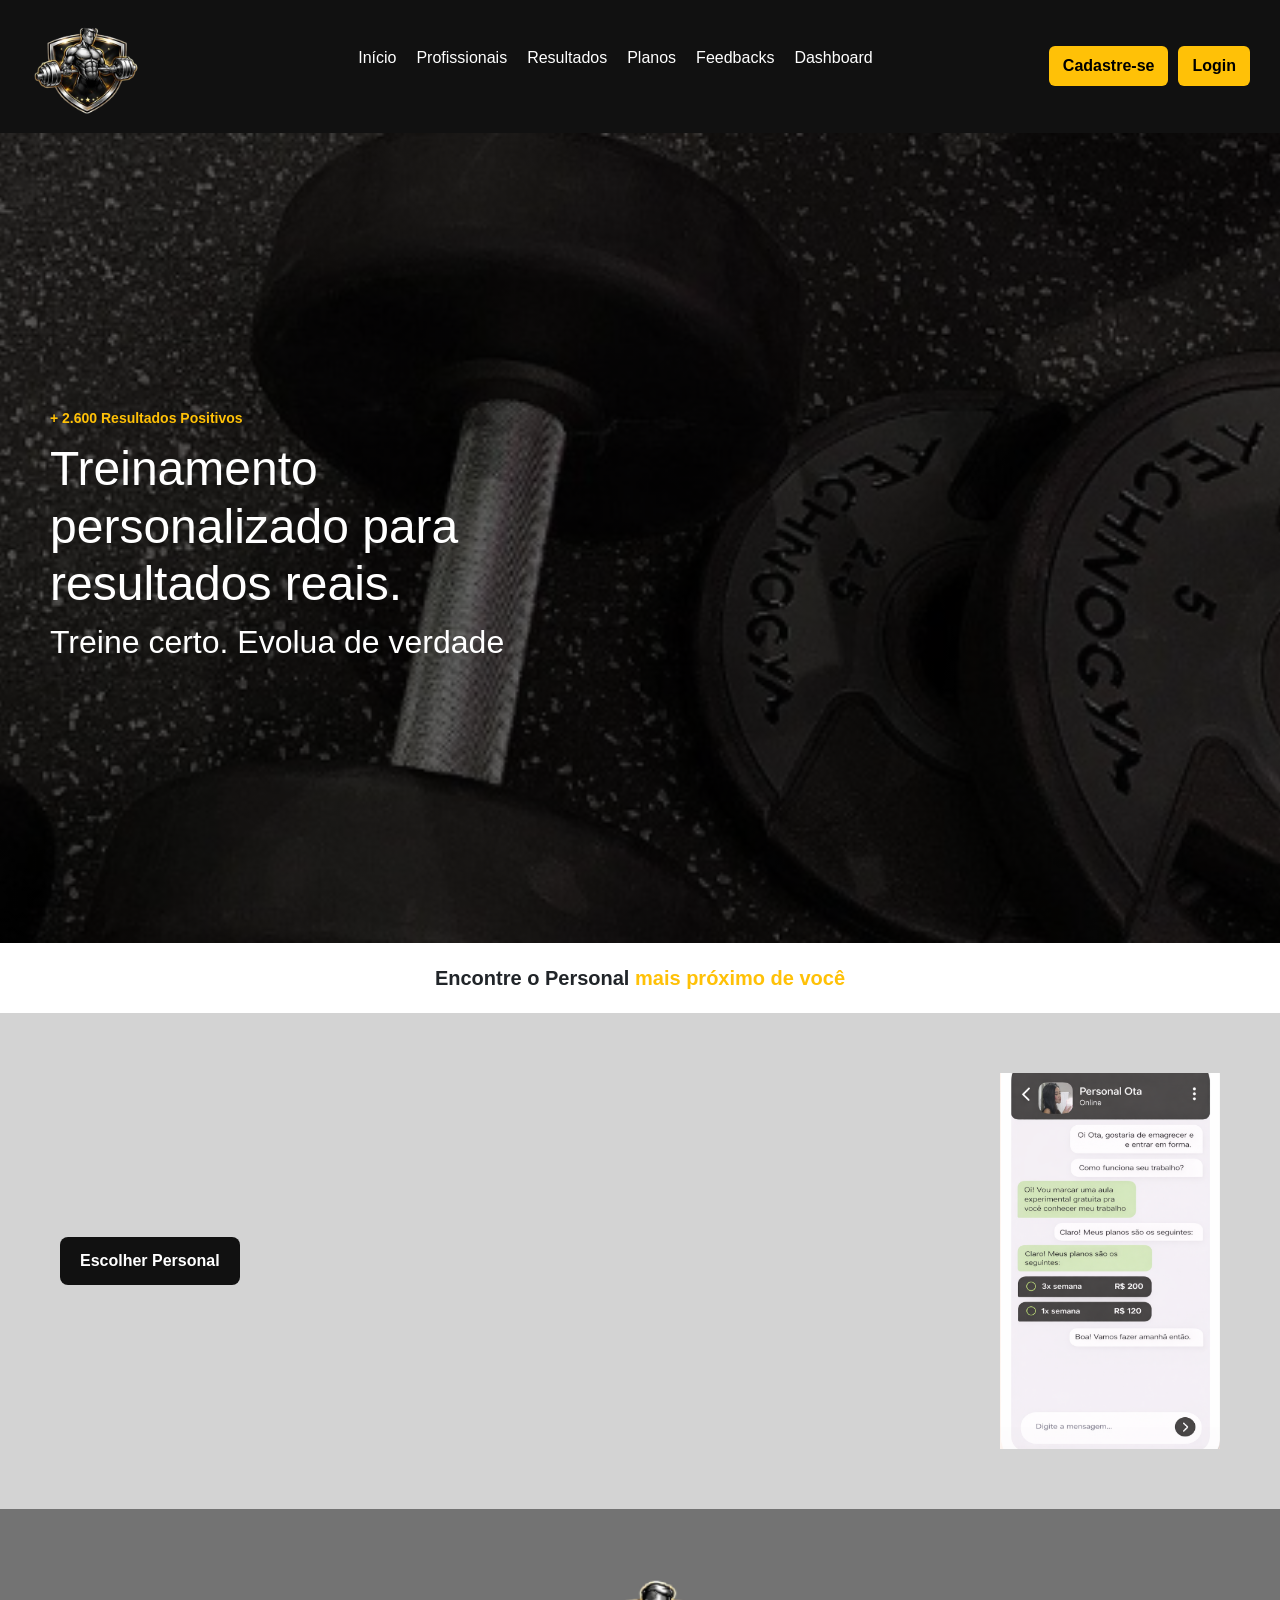
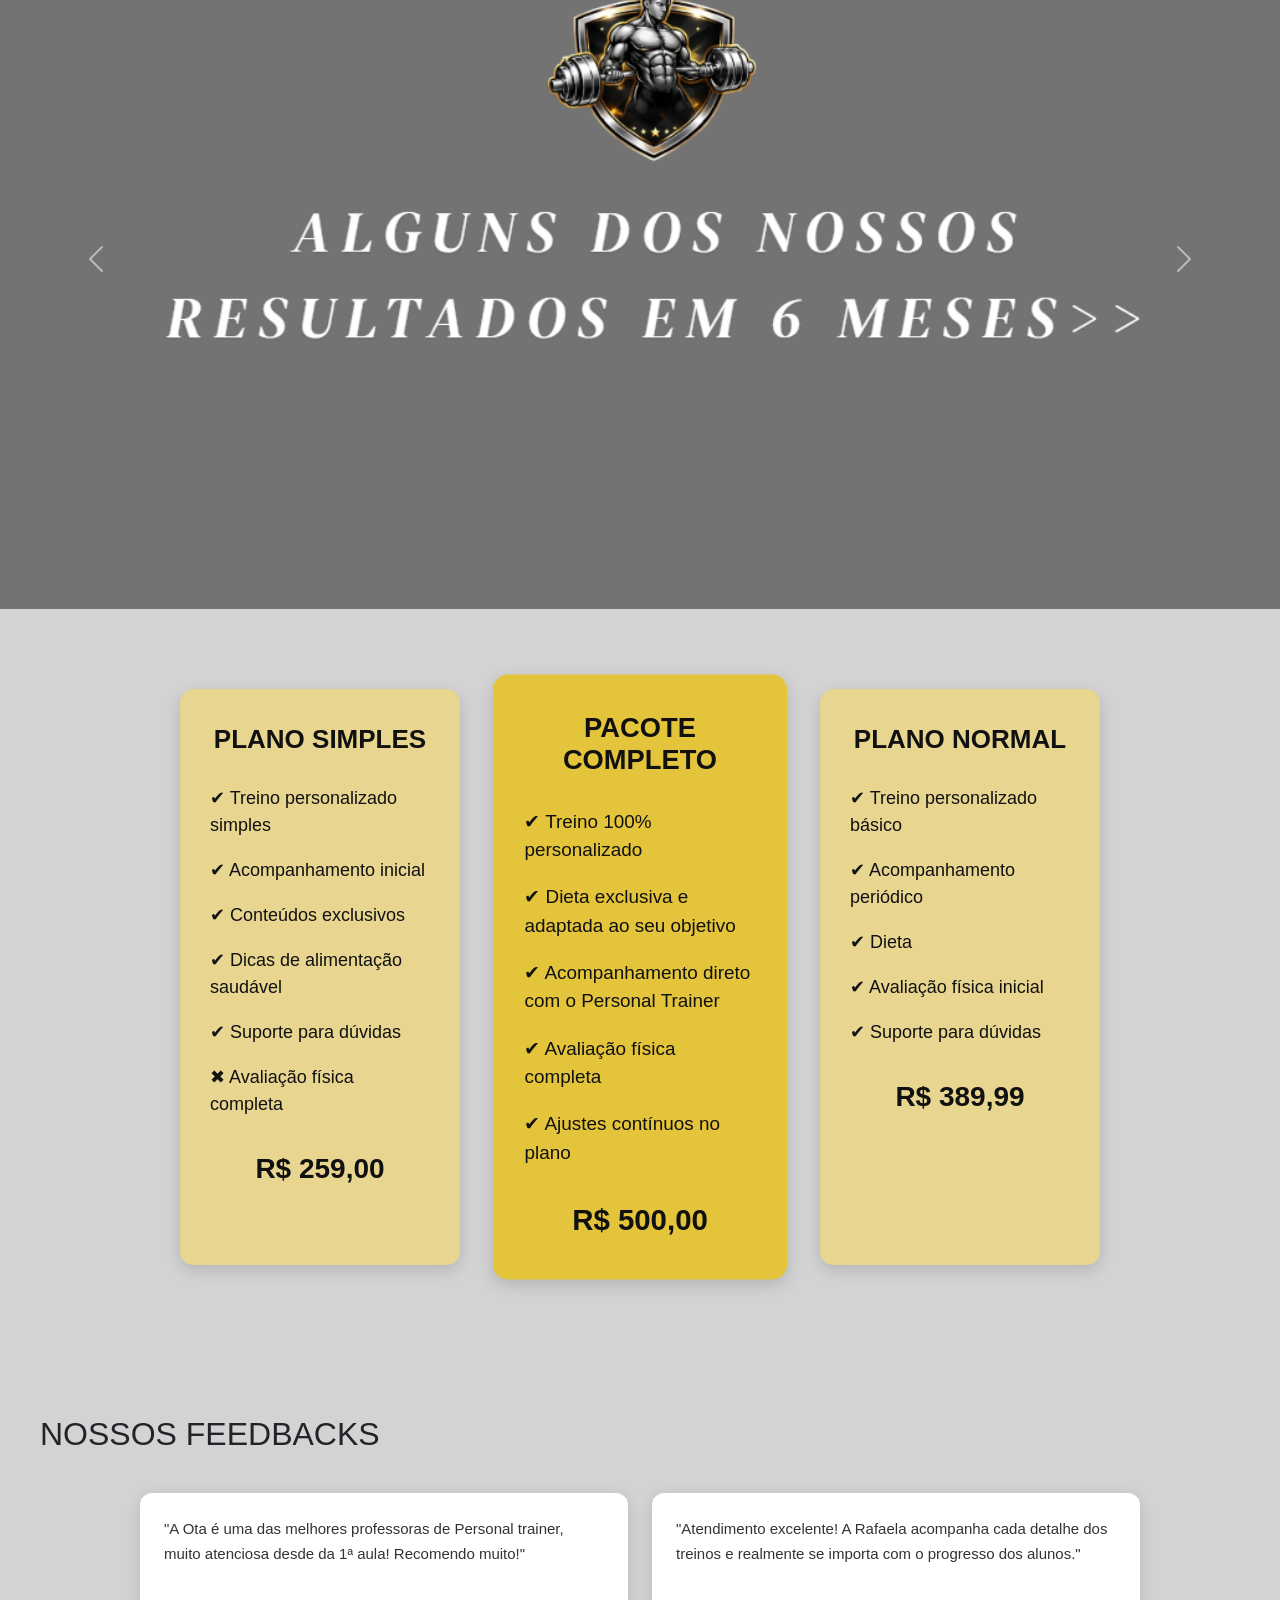
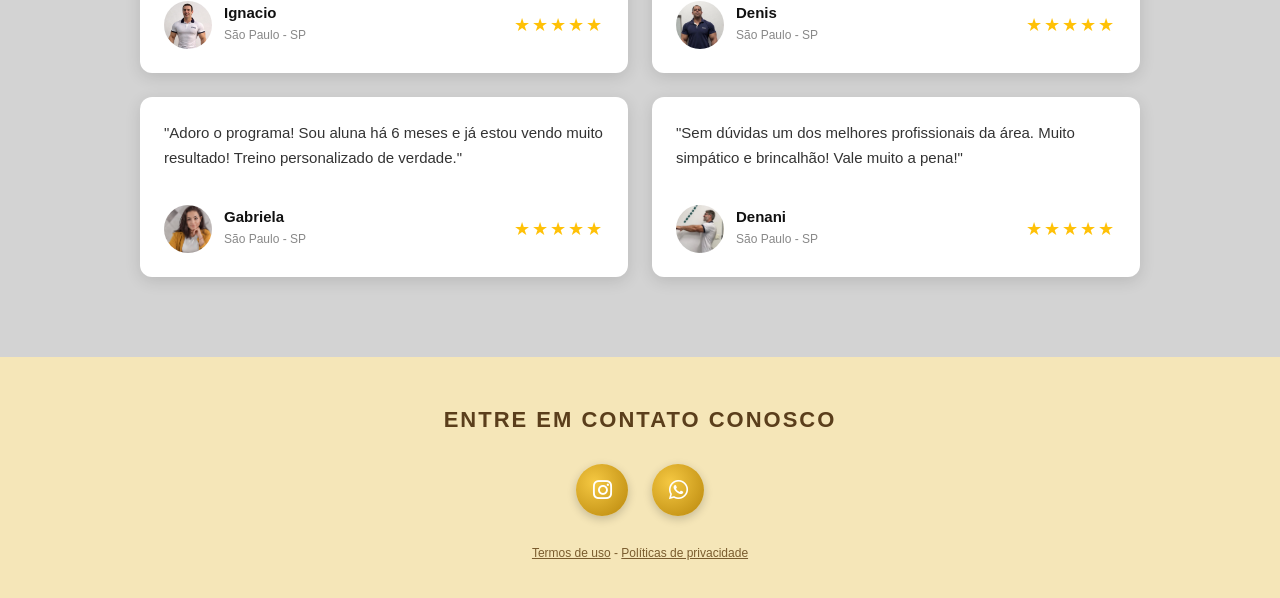
<file: views/index.html>
<!DOCTYPE html>
<html lang="pt-BR">

<head>

    <meta charset="UTF-8">
    <meta name="viewport" content="width=device-width, initial-scale=1.0">
    <title>Personal Trainer</title>

    <!-- Bootstrap -->
    <link href="https://cdn.jsdelivr.net/npm/bootstrap@5.3.3/dist/css/bootstrap.min.css" rel="stylesheet">

    <!-- CSS -->
    <link rel="stylesheet" href="../css/style.css">

    <!-- Font Awesome -->
    <link rel="stylesheet" href="https://cdnjs.cloudflare.com/ajax/libs/font-awesome/6.5.1/css/all.min.css">

    <style>
        .feedback-grid {
            display: grid;
            grid-template-columns: 1fr 1fr;
            gap: 24px;
            max-width: 1000px;
            margin: 0 auto;
        }

        .feedback-card {
            background-color: #fff;
            border-radius: 12px;
            padding: 24px;
            display: flex;
            flex-direction: column;
            justify-content: space-between;
            min-height: 180px;
            box-shadow: 0 4px 16px rgba(0,0,0,0.12);
        }

        .feedback-card p {
            font-size: 15px;
            color: #333;
            line-height: 1.65;
            margin-bottom: 20px;
            flex: 1;
        }

        .feedback-top {
            display: flex;
            align-items: center;
            justify-content: space-between;
        }

        .feedback-top .autor {
            display: flex;
            align-items: center;
            gap: 12px;
        }

        .feedback-top img {
            width: 48px;
            height: 48px;
            border-radius: 50%;
            object-fit: cover;
        }

        .feedback-top h3 {
            margin: 0;
            font-size: 15px;
            font-weight: bold;
            color: #111;
        }

        .feedback-top small {
            font-size: 12px;
            color: #888;
        }

        .stars {
            color: #ffc107;
            font-size: 18px;
            letter-spacing: 2px;
        }

        @media (max-width: 768px) {
            .feedback-grid { grid-template-columns: 1fr; }
        }

        /* FOOTER */
        .footer-contato {
            background-color: #f5e6b8;
            color: #5a3e1b;
            text-align: center;
            padding: 50px 20px 20px 20px;
        }

        .footer-contato h2 {
            font-size: 22px;
            font-weight: bold;
            letter-spacing: 2px;
            color: #5a3e1b;
            margin-bottom: 30px;
        }

        .redes {
            display: flex;
            justify-content: center;
            gap: 24px;
            margin-bottom: 28px;
        }

        .redes a {
            display: flex;
            align-items: center;
            justify-content: center;
            width: 52px;
            height: 52px;
            border-radius: 50%;
            background: radial-gradient(circle at 35% 35%, #f5c842, #b8860b);
            color: white;
            font-size: 22px;
            text-decoration: none;
            box-shadow: 0 3px 10px rgba(0,0,0,0.2);
            transition: transform 0.3s;
        }

        .redes a:hover {
            transform: scale(1.12);
        }

        .footer-termos {
            font-size: 12px;
            color: #7a5c2e;
            margin-top: 10px;
        }

        .footer-termos a {
            color: #7a5c2e;
            text-decoration: underline;
        }

        /* HERO - imagem de fundo corrigida */
        .hero-banner {
            background: linear-gradient(rgba(0,0,0,0.6), rgba(0,0,0,0.6)),
                url("imagens/telainicial.jpg") center/cover no-repeat;
        }

        /* FEEDBACKS - mais espaçamento */
        .feedbacks {
            padding: 70px 40px 80px 40px;
        }

        .feedbacks h2 {
            margin-bottom: 40px;
        }
    </style>

</head>

<body>

    <!-- NAVBAR -->
    <header class="top-bar">

        <img src="imagens/logocerta.png" alt="Logo" class="logo">

        <ul class="menu" id="menu">
            <li><a href="#inicio">Início</a></li>
            <li><a href="#personais">Profissionais</a></li>
            <li><a href="#resultados">Resultados</a></li>
            <li><a href="#planos">Planos</a></li>
            <li><a href="#feedbacks">Feedbacks</a></li>
            <li><a href="dashboard.html">Dashboard</a></li>
        </ul>

        <div class="nav-right">
            <button class="btn-cadastro" data-bs-toggle="modal" data-bs-target="#modalCadastro">
                Cadastre-se
            </button>
            <button class="btn-cadastro" data-bs-toggle="modal" data-bs-target="#modalLogin">
                Login
            </button>
            <button class="btn-menu" id="btnMenu">☰</button>
        </div>

    </header>

    <!-- MODAL LOGIN -->
    <div class="modal fade" id="modalLogin" tabindex="-1">
        <div class="modal-dialog">
            <div class="modal-content">

                <div class="modal-header">
                    <h5 class="modal-title">Login</h5>
                    <button class="btn-close" data-bs-dismiss="modal"></button>
                </div>

                <div class="modal-body">
                    <form id="formLogin">
                        <div class="mb-3">
                            <label>Email</label>
                            <input type="email" class="form-control" id="emailLogin"
                                placeholder="Digite seu email" required>
                        </div>
                        <div class="mb-3">
                            <label>Senha</label>
                            <input type="password" class="form-control" id="senhaLogin"
                                placeholder="Digite sua senha" required>
                        </div>
                        <div id="erroLogin" class="text-danger small" style="display:none;">
                            Email ou senha incorretos!
                        </div>
                    </form>
                </div>

                <div class="modal-footer">
                    <button class="btn btn-secondary" data-bs-dismiss="modal">Fechar</button>
                    <button class="btn btn-warning" id="btnEntrar">Entrar</button>
                </div>

            </div>
        </div>
    </div>

    <!-- MODAL CADASTRO -->
    <div class="modal fade" id="modalCadastro" tabindex="-1">
        <div class="modal-dialog">
            <div class="modal-content">

                <div class="modal-header">
                    <h5 class="modal-title">Cadastro</h5>
                    <button class="btn-close" data-bs-dismiss="modal"></button>
                </div>

                <div class="modal-body">
                    <form id="formCadastro">
                        <div class="mb-3">
                            <label>Email</label>
                            <input type="email" class="form-control" id="emailCadastro"
                                placeholder="Digite seu email" required>
                        </div>
                        <div class="mb-3">
                            <label>Senha</label>
                            <input type="password" class="form-control" id="senhaCadastro"
                                placeholder="Digite sua senha" required>
                        </div>
                    </form>
                </div>

                <div class="modal-footer">
                    <button class="btn btn-secondary" data-bs-dismiss="modal">Fechar</button>
                    <button class="btn btn-warning" id="btnCadastrar">Cadastrar</button>
                </div>

            </div>
        </div>
    </div>

    <!-- HERO -->
    <section class="hero-banner" id="inicio">
        <div class="hero-content">
            <small>+ 2.600 Resultados Positivos</small>
            <h1>
                Treinamento <br>
                personalizado para <br>
                resultados reais.
            </h1>
            <h2>Treine certo. Evolua de verdade</h2>
        </div>
    </section>

    <!-- FAIXA -->
    <section class="faixa-branca">
        Encontre o Personal <span>mais próximo de você</span>
    </section>

    <!-- ÁREA PERSONAL -->
    <section class="area-personal" id="personais">

        <div>
            <button class="btn-escolher" data-bs-toggle="modal" data-bs-target="#exemploModal">
                Escolher Personal
            </button>
        </div>

        <!-- MODAL -->
        <div class="modal fade" id="exemploModal">
            <div class="modal-dialog">
                <div class="modal-content">
                    <div class="modal-header">
                        <h5 class="modal-title">Escolher Personal</h5>
                        <button class="btn-close" data-bs-dismiss="modal"></button>
                    </div>
                    <div class="modal-body">
                        <p>Ver personais?</p>
                    </div>
                    <div class="modal-footer">
                        <button class="btn btn-secondary" data-bs-dismiss="modal">Fechar</button>
                        <button class="btn btn-warning" id="btnVerPersonais">Ver mais</button>
                    </div>
                </div>
            </div>
        </div>

        <div class="celular">
            <img src="imagens/celular.png" alt="WhatsApp Personal">
        </div>

    </section>

    <!-- CARROSSEL -->
    <section id="resultados" class="w-100 p-0 m-0">

        <div id="carouselExemplo" class="carousel slide" data-bs-ride="carousel">

            <div class="carousel-inner">

                <div class="carousel-item active">
                    <img src="imagens/resultados.png" alt="slide-1"
                        class="d-block w-100" style="object-fit: cover; max-height: 700px;">
                </div>

                <div class="carousel-item">
                    <img src="imagens/denis.jpg" alt="slide-2"
                        class="d-block w-100" style="object-fit: cover; max-height: 700px;">
                </div>

                <div class="carousel-item">
                    <img src="imagens/denani.jpg" alt="slide-3"
                        class="d-block w-100" style="object-fit: cover; max-height: 600px;">
                </div>

                <div class="carousel-item">
                    <img src="imagens/ignacio.jpg" alt="slide-4"
                        class="d-block w-100" style="object-fit: cover; max-height: 600px;">
                </div>

            </div>

            <button class="carousel-control-prev" type="button"
                data-bs-target="#carouselExemplo" data-bs-slide="prev">
                <span class="carousel-control-prev-icon"></span>
            </button>

            <button class="carousel-control-next" type="button"
                data-bs-target="#carouselExemplo" data-bs-slide="next">
                <span class="carousel-control-next-icon"></span>
            </button>

        </div>

    </section>

    <!-- PLANOS -->
    <section class="planos" id="planos">

        <div class="card-plano">
            <h3>PLANO SIMPLES</h3>
            <p>✔ Treino personalizado simples</p>
            <p>✔ Acompanhamento inicial</p>
            <p>✔ Conteúdos exclusivos</p>
            <p>✔ Dicas de alimentação saudável</p>
            <p>✔ Suporte para dúvidas</p>
            <p>✖ Avaliação física completa</p>
            <strong>R$ 259,00</strong>
        </div>

        <div class="card-plano destaque">
            <h3>PACOTE COMPLETO</h3>
            <p>✔ Treino 100% personalizado</p>
            <p>✔ Dieta exclusiva e adaptada ao seu objetivo</p>
            <p>✔ Acompanhamento direto com o Personal Trainer</p>
            <p>✔ Avaliação física completa</p>
            <p>✔ Ajustes contínuos no plano</p>
            <strong>R$ 500,00</strong>
        </div>

        <div class="card-plano">
            <h3>PLANO NORMAL</h3>
            <p>✔ Treino personalizado básico</p>
            <p>✔ Acompanhamento periódico</p>
            <p>✔ Dieta</p>
            <p>✔ Avaliação física inicial</p>
            <p>✔ Suporte para dúvidas</p>
            <strong>R$ 389,99</strong>
        </div>

    </section>

    <!-- FEEDBACKS -->
    <section class="feedbacks" id="feedbacks">

        <h2>NOSSOS FEEDBACKS</h2>

        <div class="feedback-grid">

            <!-- CARD 1 -->
            <div class="feedback-card">
                <p>"A Ota é uma das melhores professoras de Personal trainer,
                muito atenciosa desde da 1ª aula! Recomendo muito!"</p>
                <div class="feedback-top">
                    <div class="autor">
                        <img src="imagens/ignaciobomba.png" alt="Ignacio">
                        <div>
                            <h3>Ignacio</h3>
                            <small>São Paulo - SP</small>
                        </div>
                    </div>
                    <div class="stars">★★★★★</div>
                </div>
            </div>

            <!-- CARD 2 -->
            <div class="feedback-card">
                <p>"Atendimento excelente! A Rafaela acompanha cada detalhe
                dos treinos e realmente se importa com o progresso dos alunos."</p>
                <div class="feedback-top">
                    <div class="autor">
                        <img src="imagens/denisbomba.png" alt="Denis">
                        <div>
                            <h3>Denis</h3>
                            <small>São Paulo - SP</small>
                        </div>
                    </div>
                    <div class="stars">★★★★★</div>
                </div>
            </div>

            <!-- CARD 3 -->
            <div class="feedback-card">
                <p>"Adoro o programa! Sou aluna há 6 meses e já estou vendo
                muito resultado! Treino personalizado de verdade."</p>
                <div class="feedback-top">
                    <div class="autor">
                        <img src="imagens/Gabriela.png" alt="Gabriela">
                        <div>
                            <h3>Gabriela</h3>
                            <small>São Paulo - SP</small>
                        </div>
                    </div>
                    <div class="stars">★★★★★</div>
                </div>
            </div>

            <!-- CARD 4 -->
            <div class="feedback-card">
                <p>"Sem dúvidas um dos melhores profissionais da área.
                Muito simpático e brincalhão! Vale muito a pena!"</p>
                <div class="feedback-top">
                    <div class="autor">
                        <img src="imagens/denanibomba.jpg" alt="Denani">
                        <div>
                            <h3>Denani</h3>
                            <small>São Paulo - SP</small>
                        </div>
                    </div>
                    <div class="stars">★★★★★</div>
                </div>
            </div>

        </div>

    </section>

    <!-- FOOTER -->
    <footer class="footer-contato">

        <h2>ENTRE EM CONTATO CONOSCO</h2>

        <div class="redes">
            <a href="#" title="Instagram"><i class="fab fa-instagram"></i></a>
            <a href="#" title="WhatsApp"><i class="fab fa-whatsapp"></i></a>
        </div>

        <p class="footer-termos">
            <a href="#">Termos de uso</a> - <a href="#">Políticas de privacidade</a>
        </p>

    </footer>

    <!-- BOOTSTRAP -->
    <script src="https://cdn.jsdelivr.net/npm/bootstrap@5.3.3/dist/js/bootstrap.bundle.min.js"></script>

    <script>

        // MENU
        const btnMenu = document.getElementById("btnMenu");
        const menu = document.getElementById("menu");

        btnMenu.addEventListener("click", () => {
            menu.classList.toggle("ativo");
        });

        //   BOTÃO VER PERSONAIS
        document.getElementById("btnVerPersonais").addEventListener("click", () => {
            const modal = bootstrap.Modal.getInstance(document.getElementById("exemploModal"));
            modal.hide();
            setTimeout(() => {
                window.location.href = "personais.html";
            }, 300);
        });

        // LOGIN
        const btnEntrar = document.getElementById("btnEntrar");

        btnEntrar.addEventListener("click", () => {

            const emailDigitado = document.getElementById("emailLogin").value;
            const senhaDigitada = document.getElementById("senhaLogin").value;

            const emailSalvo = localStorage.getItem("emailUsuario");
            const senhaSalva = localStorage.getItem("senhaUsuario");

            if (emailDigitado === emailSalvo && senhaDigitada === senhaSalva) {
                sessionStorage.setItem("logado", "true");
                sessionStorage.setItem("emailLogado", emailDigitado);
                alert("Login realizado com sucesso!");
                window.location.href = "dashboard.html";
            } else {
                document.getElementById("erroLogin").style.display = "block";
            }

        });

        // CADASTRO
        const btnCadastrar = document.getElementById("btnCadastrar");

        btnCadastrar.addEventListener("click", () => {

            const email = document.getElementById("emailCadastro").value;
            const senha = document.getElementById("senhaCadastro").value;

            if (email === "" || senha === "") {
                alert("Preencha todos os campos!");
                return;
            }

            localStorage.setItem("emailUsuario", email);
            localStorage.setItem("senhaUsuario", senha);

            alert("Cadastro realizado com sucesso!");

        });

    </script>

</body>

</html>
</file>
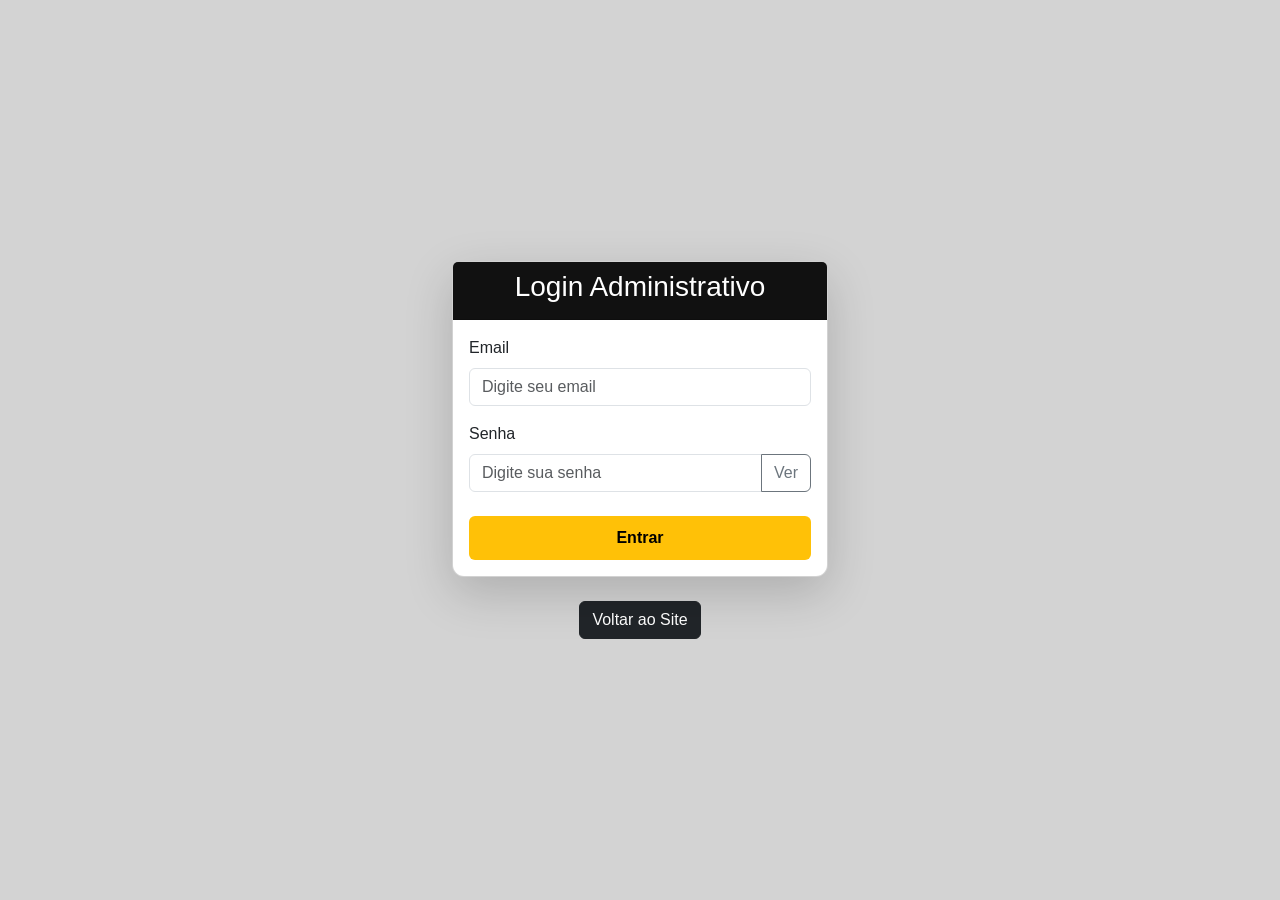
<file: views/dashboard.html>
<!DOCTYPE html>
<html lang="pt-BR">

<head>

    <meta charset="UTF-8">
    <meta name="viewport" content="width=device-width, initial-scale=1.0">
    <title>Dashboard — Academia</title>

    <!-- Bootstrap -->
    <link href="https://cdn.jsdelivr.net/npm/bootstrap@5.3.0/dist/css/bootstrap.min.css" rel="stylesheet">

    <!-- Font Awesome -->
    <link rel="stylesheet" href="https://cdnjs.cloudflare.com/ajax/libs/font-awesome/6.5.1/css/all.min.css">

    <!-- CSS -->
    <link href="../css/style.css" rel="stylesheet">

    <style>

        body {
            background-color: #f4f4f4;
            font-family: 'Segoe UI', sans-serif;
        }

        /* TOPO */
        .topo {
            background-color: #111;
            padding: 16px 30px;
            display: flex;
            justify-content: space-between;
            align-items: center;
        }

        .topo h1 {
            color: white;
            font-size: 20px;
            margin: 0;
        }

        .topo h1 span {
            color: #ffc107;
        }

        .topo-direita {
            display: flex;
            align-items: center;
            gap: 10px;
        }

        .topo-direita span {
            color: #ccc;
            font-size: 14px;
        }

        /* CARDS RESUMO */
        .resumo {
            display: flex;
            gap: 20px;
            padding: 30px 30px 10px 30px;
            flex-wrap: wrap;
        }

        .card-resumo {
            background: white;
            border-radius: 10px;
            padding: 20px 28px;
            flex: 1;
            min-width: 160px;
            text-align: center;
            box-shadow: 0 2px 10px rgba(0,0,0,0.08);
            border-top: 4px solid #ffc107;
        }

        .card-resumo .numero {
            font-size: 32px;
            font-weight: bold;
            color: #111;
        }

        .card-resumo .label {
            font-size: 13px;
            color: #888;
            margin-top: 4px;
        }

        /* CONTEÚDO */
        .conteudo {
            padding: 20px 30px 40px 30px;
            display: flex;
            gap: 24px;
            flex-wrap: wrap;
        }

        /* TABELA CLIENTES */
        .bloco {
            background: white;
            border-radius: 10px;
            box-shadow: 0 2px 10px rgba(0,0,0,0.08);
            overflow: hidden;
        }

        .bloco-header {
            background-color: #111;
            color: white;
            padding: 14px 20px;
            font-weight: bold;
            font-size: 15px;
        }

        .bloco-header i {
            margin-right: 8px;
            color: #ffc107;
        }

        table thead th {
            background-color: #f8f9fa;
            color: #555;
            font-size: 13px;
            text-transform: uppercase;
            letter-spacing: 0.5px;
            border: none;
        }

        table tbody tr:hover {
            background-color: #fffbea;
        }

        .foto-cliente {
            width: 40px;
            height: 40px;
            border-radius: 50%;
            object-fit: cover;
            border: 2px solid #ffc107;
        }

        /* FORM FUNCIONÁRIO */
        .bloco-form {
            flex: 1;
            min-width: 300px;
        }

        .bloco-tabela {
            flex: 2;
            min-width: 400px;
        }

        .btn-salvar {
            background-color: #ffc107;
            border: none;
            padding: 10px;
            width: 100%;
            font-weight: bold;
            border-radius: 6px;
            cursor: pointer;
            margin-top: 8px;
        }

        .btn-salvar:hover {
            background-color: #e0a800;
        }

        label {
            font-size: 13px;
            font-weight: 600;
            color: #444;
        }

    </style>

</head>

<body>

    <!-- TOPO -->
    <div class="topo">
        <h1>⚡ Painel <span>Admin</span></h1>
        <div class="topo-direita">
            <span>👤 <span id="userNameDisplay">Usuário</span></span>
            <a href="index.html" class="btn btn-sm btn-outline-light">Ver Site</a>
            <button class="btn btn-sm btn-outline-danger" id="btnLogout">Sair</button>
        </div>
    </div>

    <!-- CARDS RESUMO -->
    <div class="resumo">

        <div class="card-resumo">
            <div class="numero">3</div>
            <div class="label">Clientes</div>
        </div>

        <div class="card-resumo">
            <div class="numero">4</div>
            <div class="label">Funcionários</div>
        </div>

        <div class="card-resumo">
            <div class="numero">2</div>
            <div class="label">Online agora</div>
        </div>

        <div class="card-resumo">
            <div class="numero">3</div>
            <div class="label">Planos ativos</div>
        </div>

    </div>

    <!-- CONTEÚDO -->
    <div class="conteudo">

        <!-- FORM ADICIONAR FUNCIONÁRIO -->
        <div class="bloco bloco-form">

            <div class="bloco-header">
                <i class="fas fa-plus"></i> Novo Funcionário
            </div>

            <div class="p-4">
                <form id="formAddFuncionario">

                    <div class="mb-3">
                        <label>Nome Completo</label>
                        <input type="text" class="form-control" id="curriculo" placeholder="Ex: Maria Silva" required>
                    </div>

                    <div class="mb-3">
                        <label>Especialidade</label>
                        <input type="text" class="form-control" id="especialidade" placeholder="Ex: Personal Trainer" required>
                    </div>

                    <div class="mb-3">
                        <label>Gênero</label>
                        <select class="form-select" id="tipo" required>
                            <option value="Feminino">Feminino</option>
                            <option value="Masculino">Masculino</option>
                            <option value="Outro">Outro</option>
                        </select>
                    </div>

                    <div class="mb-3">
                        <label>Foto</label>
                        <input type="file" class="form-control" id="imagem">
                    </div>

                    <button type="submit" class="btn-salvar">
                        <i class="fas fa-save"></i> Cadastrar
                    </button>

                </form>
            </div>

        </div>

        <!-- TABELA CLIENTES -->
        <div class="bloco bloco-tabela">

            <div class="bloco-header">
                <i class="fas fa-users"></i> Clientes
            </div>

            <div class="table-responsive">
                <table class="table table-hover mb-0 align-middle">

                    <thead>
                        <tr>
                            <th class="ps-3">Foto</th>
                            <th>Nome</th>
                            <th>Plano</th>
                            <th>Telefone</th>
                            <th>Status</th>
                            <th></th>
                        </tr>
                    </thead>

                    <tbody id="tabelaClientes">

                        <tr>
                            <td class="ps-3">
                                <img src="imagens/ignaciobomba.png" class="foto-cliente" alt="Ignácio">
                            </td>
                            <td>Ignácio Da Cunha</td>
                            <td>Normal</td>
                            <td>11 6660-8745</td>
                            <td><span class="badge bg-success">Online</span></td>
                            <td>
                                <button class="btn btn-outline-danger btn-sm btn-deletar">
                                    <i class="fas fa-trash"></i>
                                </button>
                            </td>
                        </tr>

                        <tr>
                            <td class="ps-3">
                                <img src="imagens/denanibomba.jpg" class="foto-cliente" alt="André">
                            </td>
                            <td>André Denani</td>
                            <td>Completo</td>
                            <td>11 22759-9389</td>
                            <td><span class="badge bg-danger">Off</span></td>
                            <td>
                                <button class="btn btn-outline-danger btn-sm btn-deletar">
                                    <i class="fas fa-trash"></i>
                                </button>
                            </td>
                        </tr>

                        <tr>
                            <td class="ps-3">
                                <img src="imagens/denisbomba.png" class="foto-cliente" alt="Denis">
                            </td>
                            <td>Denis</td>
                            <td>Simples</td>
                            <td>11 4752-7385</td>
                            <td><span class="badge bg-success">Online</span></td>
                            <td>
                                <button class="btn btn-outline-danger btn-sm btn-deletar">
                                    <i class="fas fa-trash"></i>
                                </button>
                            </td>
                        </tr>

                    </tbody>

                </table>
            </div>

        </div>

    </div>

    <!-- BOOTSTRAP -->
    <script src="https://cdn.jsdelivr.net/npm/bootstrap@5.3.0/dist/js/bootstrap.bundle.min.js"></script>

    <script>

        // PROTEÇÃO LOGIN
        if (sessionStorage.getItem("logado") !== "true") {
            alert("Faça login primeiro!");
            window.location.href = "login.html";
        }

        // EXIBIR EMAIL DO USUÁRIO
        document.getElementById("userNameDisplay").textContent =
            localStorage.getItem("emailUsuario") || "Admin";

        // LOGOUT
        document.getElementById("btnLogout").addEventListener("click", () => {
            sessionStorage.removeItem("logado");
            alert("Logout realizado!");
            window.location.href = "index.html";
        });

        // CADASTRAR FUNCIONÁRIO
        document.getElementById("formAddFuncionario").addEventListener("submit", function(e) {
            e.preventDefault();

            const nome = document.getElementById("curriculo").value;
            const especialidade = document.getElementById("especialidade").value;
            const tipo = document.getElementById("tipo").value;
            const imagemInput = document.getElementById("imagem");
            const arquivo = imagemInput.files[0];

            function salvarFuncionario(fotoBase64) {
                const funcionarios = JSON.parse(localStorage.getItem("funcionarios") || "[]");

                funcionarios.push({
                    nome,
                    especialidade,
                    tipo,
                    foto: fotoBase64 || ""
                });

                localStorage.setItem("funcionarios", JSON.stringify(funcionarios));
                alert("Funcionário cadastrado com sucesso! Ele já aparece em Personais.");
                document.getElementById("formAddFuncionario").reset();
            }

            if (arquivo) {
                const reader = new FileReader();
                reader.onload = function(ev) {
                    salvarFuncionario(ev.target.result);
                };
                reader.readAsDataURL(arquivo);
            } else {
                salvarFuncionario("");
            }
        });

        // DELETAR LINHA
        document.querySelectorAll(".btn-deletar").forEach(btn => {
            btn.addEventListener("click", () => {
                if (confirm("Remover este cliente?")) {
                    btn.closest("tr").remove();
                }
            });
        });

    </script>

</body>

</html>
</file>
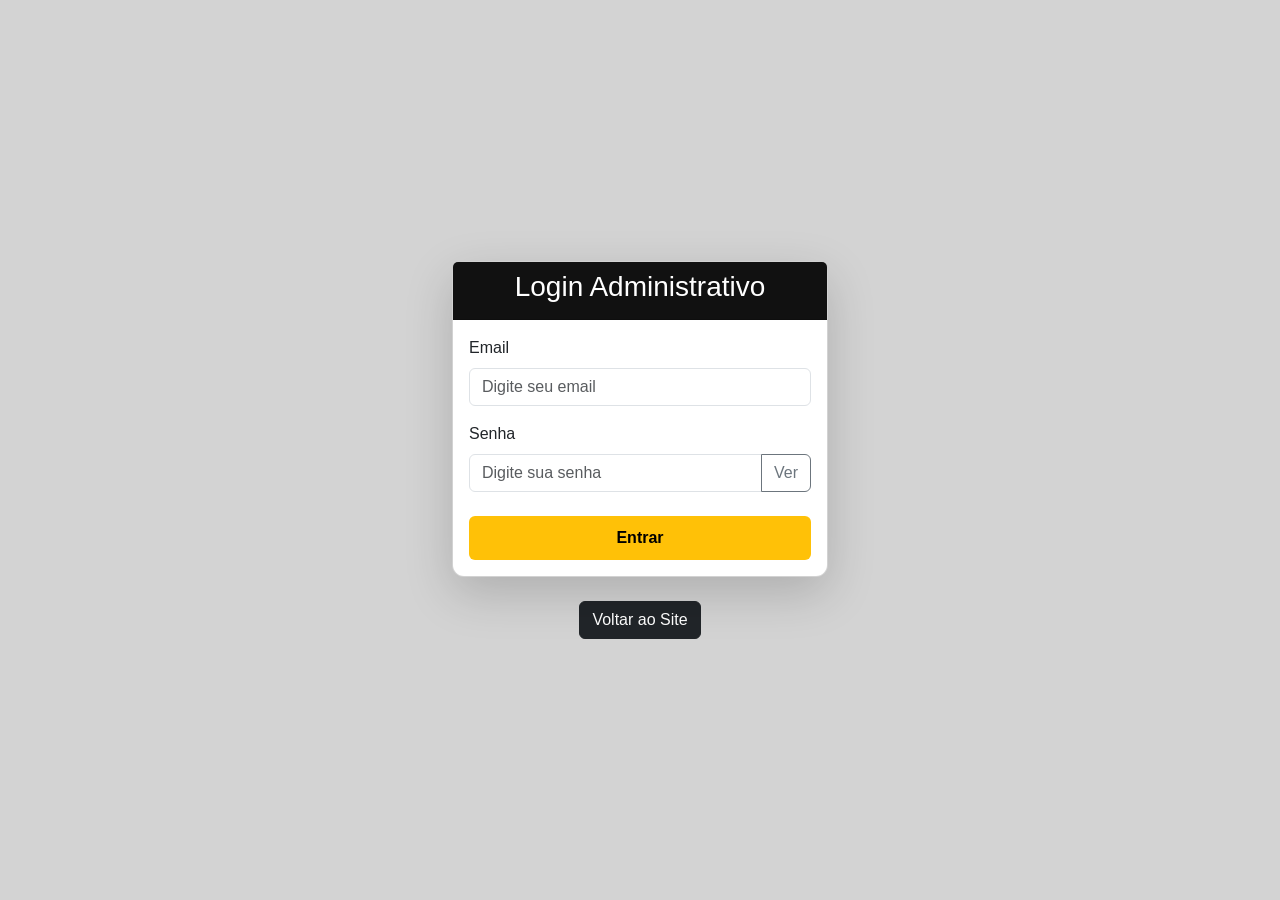
<file: views/login.html>
<!DOCTYPE html>
<html lang="pt-BR">

<head>
    <meta charset="UTF-8">
    <meta name="viewport" content="width=device-width, initial-scale=1.0">
    <title>Login</title>

    <!-- Bootstrap -->
    <link href="https://cdn.jsdelivr.net/npm/bootstrap@5.3.3/dist/css/bootstrap.min.css" rel="stylesheet">

    <!-- CSS -->
    <link rel="stylesheet" href="../css/style.css">
</head>

<body class="body-login">

    <div class="container login-container">

        <div class="card login-card shadow-lg">

            <!-- CABEÇALHO -->
            <div class="card-header card-header-blue text-center">
                <h3>Login Administrativo</h3>
            </div>

            <!-- CORPO -->
            <div class="card-body">

                <!-- ALERTA DE ERRO -->
                <div id="alerta-erro" class="alert alert-danger d-none" role="alert">
                    Email ou senha incorretos. Tente novamente.
                </div>

                <!-- ALERTA DE SUCESSO -->
                <div id="alerta-sucesso" class="alert alert-success d-none" role="alert">
                    Login realizado com sucesso! Redirecionando...
                </div>

                <!-- FORM -->
                <form id="form-login" novalidate>

                    <!-- EMAIL -->
                    <div class="mb-3">
                        <label class="form-label">Email</label>
                        <input
                            type="email"
                            id="input-email"
                            class="form-control"
                            placeholder="Digite seu email">
                        <div class="invalid-feedback">Por favor, insira um email válido.</div>
                    </div>

                    <!-- SENHA -->
                    <div class="mb-4">
                        <label class="form-label">Senha</label>
                        <div class="input-group">
                            <input
                                type="password"
                                id="input-senha"
                                class="form-control"
                                placeholder="Digite sua senha">
                            <button
                                class="btn btn-outline-secondary"
                                type="button"
                                id="btn-ver-senha"
                                title="Mostrar/ocultar senha">
                                Ver
                            </button>
                        </div>
                        <div class="invalid-feedback d-block" id="erro-senha" style="display:none!important"></div>
                    </div>

                    <!-- BOTÃO -->
                    <button type="submit" class="btn-login" id="btn-entrar">
                        Entrar
                    </button>

                </form>

            </div>

        </div>

        <!-- BOTÃO VOLTAR -->
        <div class="text-center mt-4">
            <a href="index.html" class="btn btn-dark">Voltar ao Site</a>
        </div>

    </div>

    <script src="https://cdn.jsdelivr.net/npm/bootstrap@5.3.3/dist/js/bootstrap.bundle.min.js"></script>

    <script>

        // ── CREDENCIAIS VÁLIDAS ──
        const USUARIO_VALIDO = {
            email: "admin@gmail.com",
            senha: "123456"
        };

        const form        = document.getElementById("form-login");
        const inputEmail  = document.getElementById("input-email");
        const inputSenha  = document.getElementById("input-senha");
        const alertaErro  = document.getElementById("alerta-erro");
        const alertaSuc   = document.getElementById("alerta-sucesso");
        const btnVer      = document.getElementById("btn-ver-senha");
        const btnEntrar   = document.getElementById("btn-entrar");

        // ── MOSTRAR / OCULTAR SENHA ──
        btnVer.addEventListener("click", () => {
            const tipo = inputSenha.type === "password" ? "text" : "password";
            inputSenha.type = tipo;
            btnVer.textContent = tipo === "password" ? "Ver" : "Ocultar";
        });

        // ── SUBMIT DO FORMULÁRIO ──
        form.addEventListener("submit", (e) => {
            e.preventDefault();

            const email = inputEmail.value.trim();
            const senha = inputSenha.value.trim();

            // Esconde alertas anteriores
            alertaErro.classList.add("d-none");
            alertaSuc.classList.add("d-none");
            inputEmail.classList.remove("is-invalid");
            inputSenha.classList.remove("is-invalid");

            // Validação campos vazios
            let valido = true;

            if (!email) {
                inputEmail.classList.add("is-invalid");
                valido = false;
            }

            if (!senha) {
                inputSenha.classList.add("is-invalid");
                valido = false;
            }

            if (!valido) return;

            // Validação de credenciais
            if (email === USUARIO_VALIDO.email && senha === USUARIO_VALIDO.senha) {

                // Sucesso
                alertaSuc.classList.remove("d-none");
                btnEntrar.disabled = true;
                btnEntrar.textContent = "Entrando...";

                // Salva sessão e redireciona após 1.5s
                sessionStorage.setItem("logado", "true");
                setTimeout(() => {
                    window.location.href = "dashboard.html";
                }, 1500);

            } else {

                // Erro
                alertaErro.classList.remove("d-none");
                inputEmail.classList.add("is-invalid");
                inputSenha.classList.add("is-invalid");

                // Shake no card
                const card = document.querySelector(".login-card");
                card.style.animation = "shake 0.4s ease";
                setTimeout(() => card.style.animation = "", 400);
            }
        });

    </script>

    <style>
        @keyframes shake {
            0%, 100% { transform: translateX(0); }
            20%       { transform: translateX(-8px); }
            40%       { transform: translateX(8px); }
            60%       { transform: translateX(-5px); }
            80%       { transform: translateX(5px); }
        }
    </style>

</body>

</html>
</file>
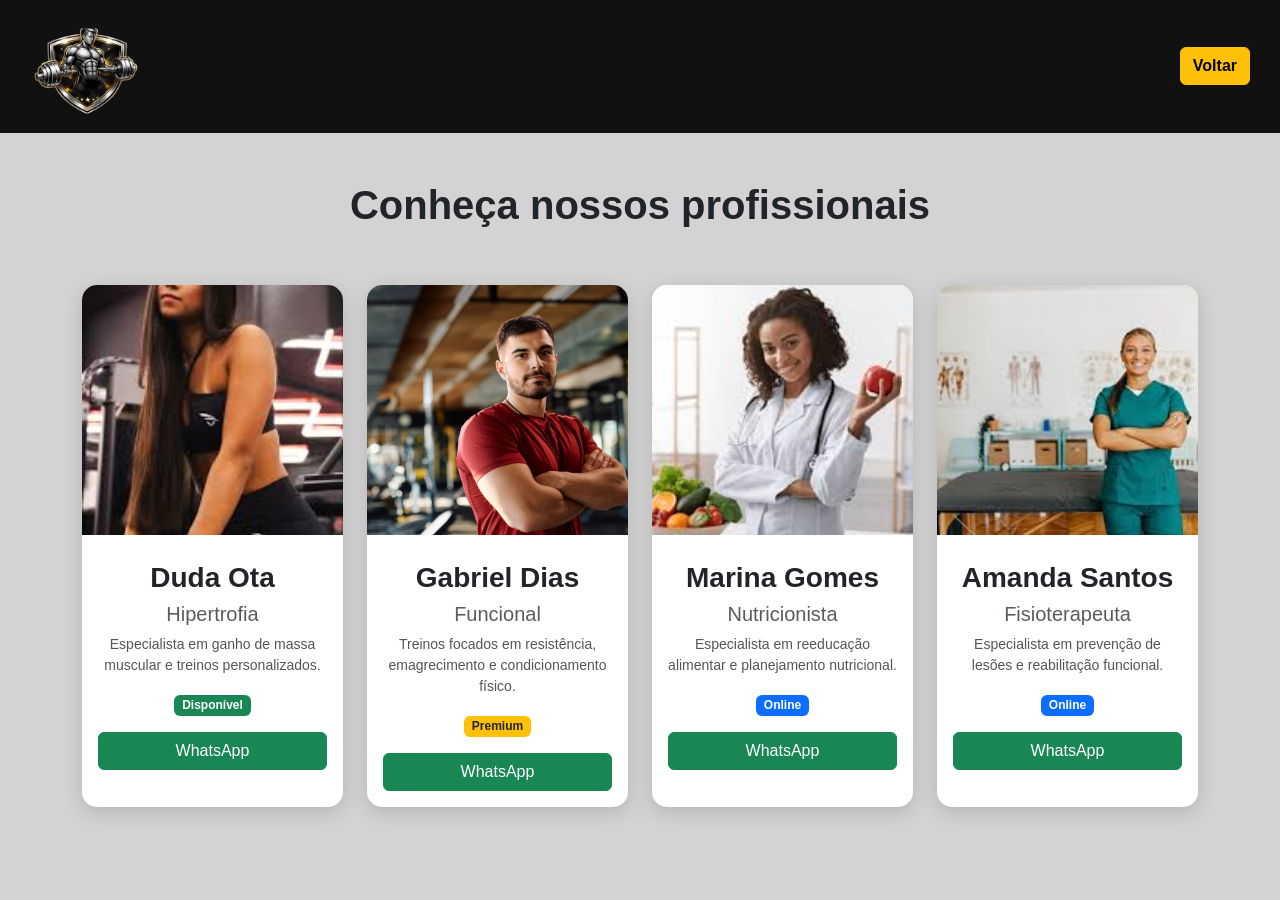
<file: views/personais.html>
<!DOCTYPE html>
<html lang="pt-BR">

<head>
    <meta charset="UTF-8">
    <meta name="viewport" content="width=device-width, initial-scale=1.0">
    <title>Personais</title>

    <!-- Bootstrap -->
    <link href="https://cdn.jsdelivr.net/npm/bootstrap@5.3.3/dist/css/bootstrap.min.css" rel="stylesheet">

    <!-- CSS -->
    <link rel="stylesheet" href="../css/style.css">
</head>

<body>

    <!-- HEADER -->
    <header class="top-bar">
        <img src="imagens/logocerta.png" alt="Logo" class="logo">
        <a href="index.html" class="btn btn-warning fw-bold">Voltar</a>
    </header>

    <!-- TÍTULO -->
    <section class="text-center py-5">
        <h1 class="fw-bold">Conheça nossos profissionais</h1>
    </section>

    <!-- CARDS -->
    <section class="container pb-5">

        <div class="row g-4 justify-content-center" id="listaPersonais">

            <!-- CARD 1 -->
            <div class="col-md-3">
                <div class="card personal-card h-100 text-center">
                    <img src="imagens/OTA PICTURE.png" class="card-img-top">
                    <div class="card-body">
                        <h3>Duda Ota</h3>
                        <h5 class="text-muted">Hipertrofia</h5>
                        <p>Especialista em ganho de massa muscular e treinos personalizados.</p>
                        <span class="badge bg-success mb-3">Disponível</span><br>
                        <a href="https://wa.me/55119726705013" target="_blank" class="btn btn-success w-100">WhatsApp</a>
                    </div>
                </div>
            </div>

            <!-- CARD 2 -->
            <div class="col-md-3">
                <div class="card personal-card h-100 text-center">
                    <img src="imagens/PERSONAL TRAINER PICTURE.webp" class="card-img-top">
                    <div class="card-body">
                        <h3>Gabriel Dias</h3>
                        <h5 class="text-muted">Funcional</h5>
                        <p>Treinos focados em resistência, emagrecimento e condicionamento físico.</p>
                        <span class="badge bg-warning text-dark mb-3">Premium</span><br>
                        <a href="https://wa.me/5511991938262" target="_blank" class="btn btn-success w-100">WhatsApp</a>
                    </div>
                </div>
            </div>

            <!-- CARD 3 -->
            <div class="col-md-3">
                <div class="card personal-card h-100 text-center">
                    <img src="imagens/NUTRIIMAGEM.jpg" class="card-img-top">
                    <div class="card-body">
                        <h3>Marina Gomes</h3>
                        <h5 class="text-muted">Nutricionista</h5>
                        <p>Especialista em reeducação alimentar e planejamento nutricional.</p>
                        <span class="badge bg-primary mb-3">Online</span><br>
                        <a href="https://wa.me/5511987961714" target="_blank" class="btn btn-success w-100">WhatsApp</a>
                    </div>
                </div>
            </div>

            <!-- CARD 4 -->
            <div class="col-md-3">
                <div class="card personal-card h-100 text-center">
                    <img src="imagens/FISIO IMAGEM.jpg" class="card-img-top">
                    <div class="card-body">
                        <h3>Amanda Santos</h3>
                        <h5 class="text-muted">Fisioterapeuta</h5>
                        <p>Especialista em prevenção de lesões e reabilitação funcional.</p>
                        <span class="badge bg-primary mb-3">Online</span><br>
                        <a href="https://wa.me/551196538262" target="_blank" class="btn btn-success w-100">WhatsApp</a>
                    </div>
                </div>
            </div>

        </div>

    </section>

    <script src="https://cdn.jsdelivr.net/npm/bootstrap@5.3.3/dist/js/bootstrap.bundle.min.js"></script>

    <script>

        // LER FUNCIONÁRIOS DO LOCALSTORAGE E EXIBIR COMO CARDS
        const funcionarios = JSON.parse(localStorage.getItem("funcionarios") || "[]");
        const lista = document.getElementById("listaPersonais");

        funcionarios.forEach(func => {

            const fotoHTML = func.foto
                ? `<img src="${func.foto}" class="card-img-top" alt="${func.nome}" style="height:250px; object-fit:cover;">`
                : `<div style="height:250px; background:#ddd; display:flex; align-items:center; justify-content:center; font-size:48px;">👤</div>`;

            const col = document.createElement("div");
            col.className = "col-md-3";
            col.innerHTML = `
                <div class="card personal-card h-100 text-center">
                    ${fotoHTML}
                    <div class="card-body">
                        <h3>${func.nome}</h3>
                        <h5 class="text-muted">${func.especialidade}</h5>
                        <p>${func.tipo}</p>
                        <span class="badge bg-success mb-3">Disponível</span><br>
                        <button class="btn btn-success w-100">WhatsApp</button>
                    </div>
                </div>
            `;

            lista.appendChild(col);

        });

    </script>

</body>

</html>
</file>
<file: css/style.css>
* {
    margin: 0;
    padding: 0;
    box-sizing: border-box;
    font-family: 'Segoe UI', Verdana, sans-serif;
}

body {
    background-color: #d3d3d3;
    min-height: 100vh;
}

/* NAVBAR */
.top-bar {
    display: flex;
    justify-content: space-between;
    align-items: center;
    padding: 15px 30px;
    background-color: #111;
    position: sticky;
    top: 0;
    z-index: 1000;
}

.logo {
    width: 120px;
}

/* MENU */
.menu {
    display: flex;
    list-style: none;
    gap: 20px;
}

.menu li a {
    color: white;
    text-decoration: none;
    font-weight: 500;
    transition: 0.3s;
}

.menu li a:hover {
    color: #ffc107;
}

/* BOTÕES NAV */
.nav-right {
    display: flex;
    align-items: center;
    gap: 10px;
}

.btn-cadastro {
    background-color: #ffc107;
    border: none;
    padding: 8px 14px;
    border-radius: 6px;
    font-weight: bold;
    cursor: pointer;
}

.btn-menu {
    display: none;
    font-size: 26px;
    background: none;
    color: white;
    border: none;
    cursor: pointer;
}

/* MOBILE MENU */
@media (max-width: 768px) {

    .menu {
        position: absolute;
        top: 70px;
        right: 0;
        background-color: #111;
        flex-direction: column;
        width: 200px;
        padding: 15px;
        display: none;
    }

    .menu.ativo {
        display: flex;
    }

    .btn-menu {
        display: block;
    }
}

/* HERO*/

.hero-banner {
    height: 90vh;
    background: linear-gradient(rgba(0,0,0,0.6), rgba(0,0,0,0.6)),
    url("../imagens/hero.jpg");
    background-size: cover;
    background-position: center;
    display: flex;
    align-items: center;
    padding: 50px;
    color: white;
}

.hero-content small {
    color: #ffc107;
    font-weight: bold;
}

.hero-content h1 {
    font-size: 48px;
    margin-top: 10px;
}

.hero-content h2 {
    margin-top: 10px;
    font-weight: 300;
}

/* FAIXA */

.faixa-branca {
    text-align: center;
    padding: 20px;
    background-color: white;
    font-size: 20px;
    font-weight: bold;
}

.faixa-branca span {
    color: #ffc107;
}

/* ÁREA PERSONAL*/

.area-personal {
    display: flex;
    justify-content: space-between;
    align-items: center;
    padding: 60px;
}

.btn-escolher {
    background-color: #111;
    color: white;
    padding: 12px 20px;
    border: none;
    border-radius: 8px;
    cursor: pointer;
    font-weight: bold;
}

.btn-escolher:hover {
    background-color: #333;
}

.celular img {
    width: 220px;
}

   /* PLANOS */

.planos {
    display: flex;
    justify-content: center;
    align-items: stretch;
    gap: 40px;
    padding: 80px 40px;
    background: #d3d3d3;
    flex-wrap: wrap;
}

.card-plano {
    background: #e8d690;
    width: 280px;
    padding: 35px 30px;
    border-radius: 14px;
    box-shadow: 0 5px 15px rgba(0,0,0,0.15);
    transition: 0.3s;
}

.card-plano:hover {
    transform: translateY(-8px);
}

.card-plano h3 {
    text-align: center;
    font-size: 26px;
    margin-bottom: 30px;
    color: #111;
    font-weight: bold;
}

.card-plano p {
    font-size: 18px;
    margin-bottom: 18px;
    color: #111;
    line-height: 1.5;
}

.card-plano strong {
    display: block;
    text-align: center;
    margin-top: 30px;
    font-size: 28px;
    color: #111;
}

/* PLANO DO MEIO */
.card-plano.destaque {
    background: #e4c43a;
    transform: scale(1.05);
}

.card-plano.destaque:hover {
    transform: scale(1.05) translateY(-8px);
}

/* FOOTER */

.footer-contato {
    background-color: #111;
    color: white;
    text-align: center;
    padding: 40px;
}

.footer-contato h2 {
    margin-bottom: 20px;
}

.redes {
    display: flex;
    justify-content: center;
    gap: 20px;
}

.redes img {
    width: 40px;
    transition: 0.3s;
}

.redes img:hover {
    transform: scale(1.1);
}

/*LOGIN*/

.body-login {
    display: flex;
    justify-content: center;
    align-items: center;
    height: 100vh;
}

.login-container {
    max-width: 400px;
}

.login-card {
    border-radius: 12px;
}

.card-header-blue {
    background-color: #111;
    color: white;
}

.btn-login {
    width: 100%;
    padding: 10px;
    background-color: #ffc107;
    border: none;
    border-radius: 6px;
    font-weight: bold;
    cursor: pointer;
}

.btn-login:hover {
    background-color: #e0a800;
}

.info-box {
    background-color: #f1f1f1;
    padding: 10px;
    border-radius: 8px;
}

/* MODAIS */

.modal-content {
    border-radius: 12px;
}

.personal-card {
    border: none;
    border-radius: 15px;
    overflow: hidden;
    box-shadow: 0 5px 20px rgba(0,0,0,0.15);
    transition: 0.3s;
}

.personal-card:hover {
    transform: translateY(-8px);
}

.personal-card img {
    height: 250px;
    object-fit: cover;
}

.personal-card h3 {
    margin-top: 10px;
    font-weight: bold;
}

.personal-card p {
    font-size: 14px;
    color: #555;
}

/* DASHBOARD */

.dashboard-body {
    background-color: #f0f2f5;
    min-height: 100vh;
}

.dashboard-topo {
    background-color: #111;
    padding: 18px 0;
    position: sticky;
    top: 0;
    z-index: 1000;
    box-shadow: 0 2px 10px rgba(0,0,0,0.4);
}

.dashboard-title {
    color: white;
    font-size: 22px;
    font-weight: bold;
    margin: 0;
}

.dashboard-title span {
    color: #ffc107;
}

.dashboard-card {
    border: none;
    border-radius: 12px;
    box-shadow: 0 4px 15px rgba(0,0,0,0.08);
    transition: 0.3s;
}

.dashboard-card:hover {
    box-shadow: 0 6px 20px rgba(0,0,0,0.15);
}

.dashboard-card .card-header {
    background-color: #222;
    color: white;
    border-radius: 12px 12px 0 0 !important;
    padding: 14px 20px;
    font-weight: bold;
    font-size: 15px;
    display: flex;
    align-items: center;
    gap: 8px;
}

.dashboard-table {
    border: none;
    border-radius: 12px;
    overflow: hidden;
    box-shadow: 0 4px 15px rgba(0,0,0,0.08);
}

.dashboard-table .card-header {
    padding: 14px 20px;
    font-size: 15px;
    font-weight: bold;
    border-radius: 0 !important;
}

.dashboard-table table thead tr th {
    background-color: #f8f9fa;
    color: #444;
    font-size: 13px;
    text-transform: uppercase;
    letter-spacing: 0.5px;
    padding: 12px 16px;
    border-bottom: 2px solid #dee2e6;
}

.dashboard-table table tbody tr td {
    padding: 12px 16px;
    vertical-align: middle;
    font-size: 14px;
}

.dashboard-table table tbody tr:hover {
    background-color: #fffbea;
}

.admin-mini-img {
    width: 45px;
    height: 45px;
    border-radius: 50%;
    object-fit: cover;
    border: 2px solid #ffc107;
}
</file>
